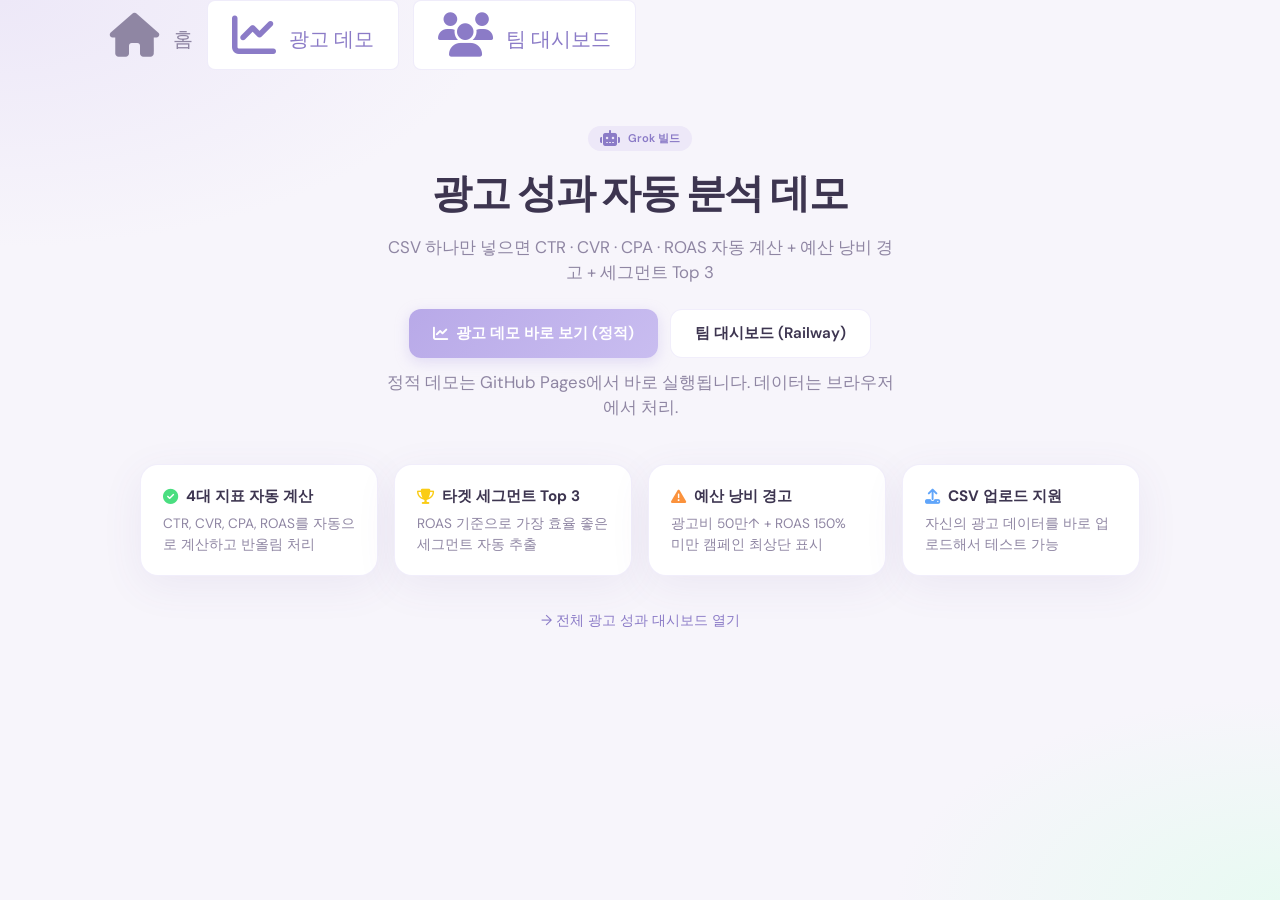
<file: index.html>
<!DOCTYPE html>
<html lang="ko">
<head>
  <meta charset="UTF-8">
  <meta name="viewport" content="width=device-width, initial-scale=1.0">
  <title>my-grok-app | 광고 성과 자동 분석 데모</title>
  <link rel="preconnect" href="https://fonts.googleapis.com">
  <link rel="preconnect" href="https://fonts.gstatic.com" crossorigin>
  <link href="https://fonts.googleapis.com/css2?family=DM+Sans:ital,opsz,wght@0,9..40,400;0,9..40,500;0,9..40,600;1,9..40,400&display=swap" rel="stylesheet">
  <link rel="stylesheet" href="https://cdnjs.cloudflare.com/ajax/libs/font-awesome/6.5.1/css/all.min.css">
  <link rel="stylesheet" href="nav.css">
  <link rel="stylesheet" href="ads.css">
  <style>
    /* Landing-specific tweaks to match dashboard aesthetic perfectly */
    .landing-hero {
      text-align: center;
      padding: 40px 20px 20px;
      max-width: 800px;
      margin: 0 auto;
    }
    .landing-hero h1 {
      font-size: 2.5rem;
      font-weight: 700;
      letter-spacing: -0.03em;
      color: var(--text);
      margin-bottom: 12px;
    }
    .landing-hero p {
      font-size: 1.05rem;
      color: var(--text-muted);
      max-width: 520px;
      margin: 0 auto 24px;
      line-height: 1.5;
    }
    .landing-buttons {
      display: flex;
      gap: 12px;
      justify-content: center;
      flex-wrap: wrap;
      margin-bottom: 12px;
    }
    .landing-buttons a {
      display: inline-flex;
      align-items: center;
      gap: 8px;
      padding: 12px 24px;
      border-radius: var(--radius-sm);
      font-weight: 600;
      font-size: 0.95rem;
      text-decoration: none;
      transition: transform 0.2s, box-shadow 0.2s;
    }
    .landing-buttons .primary {
      background: linear-gradient(135deg, var(--accent) 0%, #c9bdf0 100%);
      color: #fff;
      border: none;
      box-shadow: 0 4px 14px rgba(184, 169, 232, 0.35);
    }
    .landing-buttons .primary:hover {
      transform: translateY(-1px);
    }
    .landing-buttons .secondary {
      background: var(--surface);
      color: var(--text);
      border: 1px solid var(--border);
    }
    .landing-buttons .secondary:hover {
      transform: translateY(-1px);
    }
    .landing-note {
      font-size: 0.8rem;
      color: var(--text-muted);
      margin-bottom: 32px;
    }
    .landing-features {
      display: grid;
      grid-template-columns: repeat(auto-fit, minmax(220px, 1fr));
      gap: 16px;
      max-width: 1000px;
      margin: 0 auto;
    }
    .landing-features .kpi-card {
      text-align: left;
    }
    .landing-features .kpi-card h3 {
      font-size: 0.95rem;
      margin-bottom: 6px;
      display: flex;
      align-items: center;
      gap: 8px;
    }
    .landing-features .kpi-card p {
      font-size: 0.85rem;
      color: var(--text-muted);
      margin: 0;
    }
    .landing-footer-link {
      text-align: center;
      margin-top: 32px;
    }
    .landing-footer-link a {
      color: var(--accent-deep);
      font-size: 0.9rem;
      text-decoration: none;
    }

    /* Mobile optimization for landing */
    @media (max-width: 768px) {
      .landing-hero {
        padding: 20px 10px 10px;
      }
      .landing-hero h1 {
        font-size: 1.8rem;
      }
      .landing-hero p {
        font-size: 0.95rem;
      }
      .landing-features {
        grid-template-columns: 1fr;
        gap: 12px;
      }
      .landing-buttons {
        flex-direction: column;
        align-items: center;
      }
      .landing-buttons a {
        width: 100%;
        max-width: 300px;
        justify-content: center;
      }
      .landing-note {
        font-size: 0.75rem;
      }
    }

    @media (max-width: 480px) {
      .landing-hero h1 {
        font-size: 1.5rem;
      }
    }
    .landing-footer-link a:hover {
      text-decoration: underline;
    }
    /* Ensure body/dashboard bg matches ads exactly */
    body {
      background: var(--bg);
      background-image:
        radial-gradient(ellipse 70% 50% at 0% 0%, var(--accent-soft) 0%, transparent 55%),
        radial-gradient(ellipse 60% 45% at 100% 100%, var(--mint-soft) 0%, transparent 50%);
    }
    .dashboard {
      padding-top: 0;
    }
  </style>
</head>
<body>
  <div class="dashboard">
    <!-- Exact same nav as ads.html for perfect consistency -->
    <nav class="top-nav">
      <span class="nav-current"><i class="fas fa-home"></i> 홈</span>
      <a href="ads.html" class="nav-link"><i class="fas fa-chart-line"></i> 광고 데모</a>
      <a href="https://my-grok-app-production.up.railway.app/login.html" class="nav-link"><i class="fas fa-users"></i> 팀 대시보드</a>
    </nav>

    <!-- Hero / Intro matching dashboard polish -->
    <div class="landing-hero">
      <div style="display: inline-flex; align-items: center; gap: 8px; background: var(--accent-soft); padding: 4px 12px; border-radius: 999px; margin-bottom: 12px;">
        <i class="fa-solid fa-robot" style="color: var(--accent-deep);"></i>
        <span style="font-size: 0.7rem; font-weight: 600; color: var(--accent-deep);">Grok 빌드</span>
      </div>

      <h1>광고 성과 자동 분석 데모</h1>
      <p>
        CSV 하나만 넣으면 CTR · CVR · CPA · ROAS 자동 계산 + 예산 낭비 경고 + 세그먼트 Top 3
      </p>

      <div class="landing-buttons">
        <a href="ads.html" class="primary">
          <i class="fa-solid fa-chart-line"></i>
          <span>광고 데모 바로 보기 (정적)</span>
        </a>
        <a href="https://my-grok-app-production.up.railway.app/login.html" class="secondary">
          팀 대시보드 (Railway)
        </a>
      </div>
      <p class="landing-note">
        정적 데모는 GitHub Pages에서 바로 실행됩니다. 데이터는 브라우저에서 처리.
      </p>
    </div>

    <!-- Feature cards using exact .kpi-card styles from ads.css for unification -->
    <div class="landing-features">
      <div class="kpi-card">
        <h3><i class="fa-solid fa-check-circle" style="color: #4ade80;"></i> 4대 지표 자동 계산</h3>
        <p>CTR, CVR, CPA, ROAS를 자동으로 계산하고 반올림 처리</p>
      </div>

      <div class="kpi-card">
        <h3><i class="fa-solid fa-trophy" style="color: #facc15;"></i> 타겟 세그먼트 Top 3</h3>
        <p>ROAS 기준으로 가장 효율 좋은 세그먼트 자동 추출</p>
      </div>

      <div class="kpi-card">
        <h3><i class="fa-solid fa-exclamation-triangle" style="color: #fb923c;"></i> 예산 낭비 경고</h3>
        <p>광고비 50만↑ + ROAS 150% 미만 캠페인 최상단 표시</p>
      </div>

      <div class="kpi-card">
        <h3><i class="fa-solid fa-upload" style="color: #60a5fa;"></i> CSV 업로드 지원</h3>
        <p>자신의 광고 데이터를 바로 업로드해서 테스트 가능</p>
      </div>
    </div>

    <div class="landing-footer-link">
      <a href="ads.html">→ 전체 광고 성과 대시보드 열기</a>
    </div>
  </div>
</body>
</html>
</file>
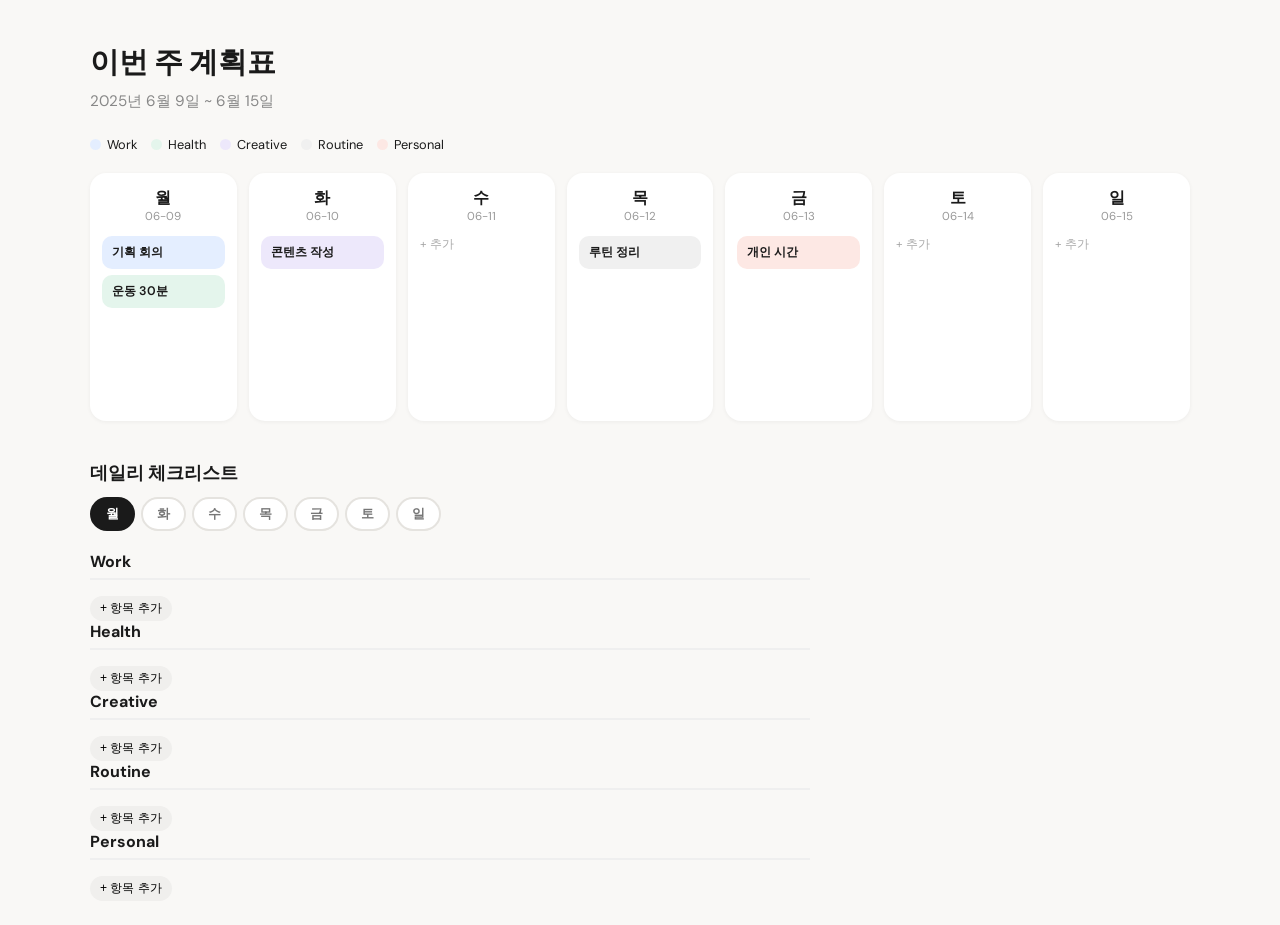
<file: planner.html>
<!DOCTYPE html>
<html lang="ko">
<head>
  <meta charset="UTF-8">
  <meta name="viewport" content="width=device-width, initial-scale=1.0">
  <title>주간 계획표</title>
  <link rel="preconnect" href="https://fonts.googleapis.com">
  <link rel="preconnect" href="https://fonts.gstatic.com" crossorigin>
  <link href="https://fonts.googleapis.com/css2?family=DM+Sans:ital,opsz,wght@0,9..40,400;0,9..40,500;0,9..40,600;1,9..40,400&display=swap" rel="stylesheet">
  <style>
    :root {
      --bg: #f9f8f6;
      --surface: #fff;
      --text: #1a1a1a;
      --muted: #666;
    }
    body {
      font-family: 'DM Sans', system-ui, sans-serif;
      background: var(--bg);
      padding: 24px 16px;
      color: var(--text);
      margin: 0;
    }
    .container {
      max-width: 1100px;
      margin: 0 auto;
    }
    h1 {
      font-size: 1.8rem;
      margin-bottom: 8px;
    }
    .week {
      color: #888;
      margin-bottom: 24px;
      font-size: 0.95rem;
    }
    .grid {
      display: grid;
      grid-template-columns: repeat(7, 1fr);
      gap: 12px;
      margin-bottom: 40px;
    }
    .day {
      background: var(--surface);
      border-radius: 16px;
      padding: 14px 12px;
      min-height: 220px;
      box-shadow: 0 1px 4px rgba(0,0,0,0.05);
      cursor: pointer;
    }
    .day:hover {
      box-shadow: 0 4px 12px rgba(0,0,0,0.08);
    }
    .day-header {
      text-align: center;
      margin-bottom: 12px;
    }
    .day-name {
      font-weight: 700;
      font-size: 1rem;
    }
    .day-date {
      font-size: 0.72rem;
      color: #999;
    }
    .task {
      border-radius: 10px;
      padding: 8px 10px;
      margin-bottom: 6px;
      font-size: 0.78rem;
      line-height: 1.35;
    }
    .task-title {
      font-weight: 600;
    }
    .task-sub {
      font-size: 0.7rem;
      color: #777;
    }

    /* Categories */
    .c-work { background: #e4eeff; color: #2258cc; }
    .c-health { background: #e4f5ec; color: #1d7a47; }
    .c-creative { background: #ede8fb; color: #6c3bb8; }
    .c-routine { background: #f0f0f0; color: #555; }
    .c-personal { background: #fde8e4; color: #c0392b; }

    .legend {
      display: flex;
      flex-wrap: wrap;
      gap: 14px;
      margin-bottom: 20px;
      font-size: 0.8rem;
    }
    .legend-item {
      display: flex;
      align-items: center;
      gap: 6px;
    }
    .legend-dot {
      width: 11px;
      height: 11px;
      border-radius: 50%;
    }

    /* Checklist */
    .checklist-wrap {
      max-width: 720px;
    }
    .day-selector {
      display: flex;
      gap: 6px;
      flex-wrap: wrap;
      margin-bottom: 20px;
    }
    .day-pill {
      padding: 6px 14px;
      border-radius: 999px;
      border: 2px solid #e5e3df;
      background: #fff;
      font-size: 0.8rem;
      font-weight: 600;
      color: #777;
      cursor: pointer;
    }
    .day-pill.selected {
      border-color: #1a1a1a;
      background: #1a1a1a;
      color: #fff;
    }
    .checklist-section {
      display: none;
    }
    .checklist-section.visible {
      display: block;
    }
    .section-title {
      font-size: 1rem;
      font-weight: 700;
      margin-bottom: 10px;
      padding-bottom: 6px;
      border-bottom: 2px solid #efefef;
    }
    .check-item {
      display: flex;
      align-items: flex-start;
      gap: 10px;
      padding: 10px 12px;
      background: #fff;
      border-radius: 12px;
      margin-bottom: 6px;
      box-shadow: 0 1px 3px rgba(0,0,0,0.05);
      cursor: pointer;
    }
    .check-item.done {
      opacity: 0.5;
    }
    .check-item.done .ci-title {
      text-decoration: line-through;
      color: #aaa;
    }
    .ci-box {
      width: 18px;
      height: 18px;
      border-radius: 5px;
      border: 2px solid #ccc;
      flex-shrink: 0;
      margin-top: 2px;
      display: flex;
      align-items: center;
      justify-content: center;
      font-size: 12px;
    }
    .check-item.done .ci-box {
      background: #4caf82;
      border-color: #4caf82;
      color: white;
    }
    .ci-title {
      font-size: 0.85rem;
      font-weight: 600;
      flex: 1;
    }
    .ci-tag {
      font-size: 0.65rem;
      font-weight: 700;
      padding: 1px 7px;
      border-radius: 999px;
      white-space: nowrap;
    }
    .tag-work { background: #e4eeff; color: #2258cc; }
    .tag-health { background: #e4f5ec; color: #1d7a47; }
    .tag-creative { background: #ede8fb; color: #6c3bb8; }
    .tag-routine { background: #f0f0f0; color: #555; }
    .tag-personal { background: #fde8e4; color: #c0392b; }

    .add-task-btn {
      font-size: 0.75rem;
      padding: 4px 10px;
      background: #f0efed;
      border: none;
      border-radius: 999px;
      margin-top: 6px;
      cursor: pointer;
    }
  </style>
</head>
<body>
  <div class="container">
    <h1>이번 주 계획표</h1>
    <div class="week">2025년 6월 9일 ~ 6월 15일</div>

    <div class="legend">
      <div class="legend-item"><span class="legend-dot" style="background:#e4eeff"></span> Work</div>
      <div class="legend-item"><span class="legend-dot" style="background:#e4f5ec"></span> Health</div>
      <div class="legend-item"><span class="legend-dot" style="background:#ede8fb"></span> Creative</div>
      <div class="legend-item"><span class="legend-dot" style="background:#f0f0f0"></span> Routine</div>
      <div class="legend-item"><span class="legend-dot" style="background:#fde8e4"></span> Personal</div>
    </div>

    <div class="grid" id="week-grid"></div>

    <div class="checklist-wrap">
      <h2 style="margin-bottom:12px; font-size:1.1rem;">데일리 체크리스트</h2>
      <div class="day-selector" id="day-selector"></div>

      <div id="checklist-content"></div>
    </div>
  </div>

  <script>
    // Sample data + localStorage
    let weekData = JSON.parse(localStorage.getItem('weekData')) || {
      "2025-06-09": [{title: "기획 회의", category: "work"}, {title: "운동 30분", category: "health"}],
      "2025-06-10": [{title: "콘텐츠 작성", category: "creative"}],
      "2025-06-11": [],
      "2025-06-12": [{title: "루틴 정리", category: "routine"}],
      "2025-06-13": [{title: "개인 시간", category: "personal"}],
      "2025-06-14": [],
      "2025-06-15": []
    };

    let checklistData = JSON.parse(localStorage.getItem('checklistData')) || {};

    const categories = ["work", "health", "creative", "routine", "personal"];
    const categoryLabels = {
      work: "Work",
      health: "Health",
      creative: "Creative",
      routine: "Routine",
      personal: "Personal"
    };
    const categoryColors = {
      work: "#e4eeff",
      health: "#e4f5ec",
      creative: "#ede8fb",
      routine: "#f0f0f0",
      personal: "#fde8e4"
    };

    const days = ["월", "화", "수", "목", "금", "토", "일"];
    const dates = ["2025-06-09", "2025-06-10", "2025-06-11", "2025-06-12", "2025-06-13", "2025-06-14", "2025-06-15"];

    function saveData() {
      localStorage.setItem('weekData', JSON.stringify(weekData));
      localStorage.setItem('checklistData', JSON.stringify(checklistData));
    }

    function renderGrid() {
      const grid = document.getElementById('week-grid');
      grid.innerHTML = '';

      dates.forEach((date, i) => {
        const col = document.createElement('div');
        col.className = 'day';
        col.onclick = () => addTaskToDay(date);

        const tasks = weekData[date] || [];
        let tasksHTML = tasks.map((t, idx) => `
          <div class="task" style="background:${categoryColors[t.category]}">
            <div class="task-title">${t.title}</div>
          </div>
        `).join('');

        col.innerHTML = `
          <div class="day-header">
            <div class="day-name">${days[i]}</div>
            <div class="day-date">${date.slice(5)}</div>
          </div>
          ${tasksHTML || '<div style="color:#aaa; font-size:0.75rem; margin-top:8px;">+ 추가</div>'}
        `;
        grid.appendChild(col);
      });
    }

    function addTaskToDay(date) {
      const title = prompt('할 일을 입력하세요');
      if (!title) return;

      const cat = prompt('카테고리 (work/health/creative/routine/personal)') || 'routine';
      if (!weekData[date]) weekData[date] = [];
      weekData[date].push({ title, category: cat });
      saveData();
      renderGrid();
    }

    function renderChecklist(selectedDate = dates[0]) {
      const selector = document.getElementById('day-selector');
      selector.innerHTML = '';

      dates.forEach((date, i) => {
        const pill = document.createElement('div');
        pill.className = 'day-pill' + (date === selectedDate ? ' selected' : '');
        pill.textContent = days[i];
        pill.onclick = () => renderChecklist(date);
        selector.appendChild(pill);
      });

      const content = document.getElementById('checklist-content');
      content.innerHTML = '';

      if (!checklistData[selectedDate]) {
        checklistData[selectedDate] = {
          work: [], health: [], creative: [], routine: [], personal: []
        };
      }

      categories.forEach(cat => {
        const section = document.createElement('div');
        section.className = 'checklist-section visible';

        const items = checklistData[selectedDate][cat] || [];

        let itemsHTML = items.map((item, idx) => `
          <div class="check-item ${item.done ? 'done' : ''}" onclick="toggleCheck('${selectedDate}', '${cat}', ${idx})">
            <div class="ci-box">${item.done ? '✓' : ''}</div>
            <div class="ci-text">
              <div class="ci-title">${item.text}</div>
            </div>
            <div class="ci-tag tag-${cat}">${categoryLabels[cat]}</div>
          </div>
        `).join('');

        section.innerHTML = `
          <div class="section-title">${categoryLabels[cat]}</div>
          ${itemsHTML}
          <button class="add-task-btn" onclick="addCheckItem('${selectedDate}', '${cat}')">+ 항목 추가</button>
        `;
        content.appendChild(section);
      });
    }

    function toggleCheck(date, cat, idx) {
      checklistData[date][cat][idx].done = !checklistData[date][cat][idx].done;
      saveData();
      renderChecklist(date);
    }

    function addCheckItem(date, cat) {
      const text = prompt('체크리스트 항목 입력');
      if (!text) return;
      if (!checklistData[date][cat]) checklistData[date][cat] = [];
      checklistData[date][cat].push({ text, done: false });
      saveData();
      renderChecklist(date);
    }

    // Init
    function initPlanner() {
      renderGrid();
      renderChecklist(dates[0]);
    }

    initPlanner();
  </script>
</body>
</html>
</file>
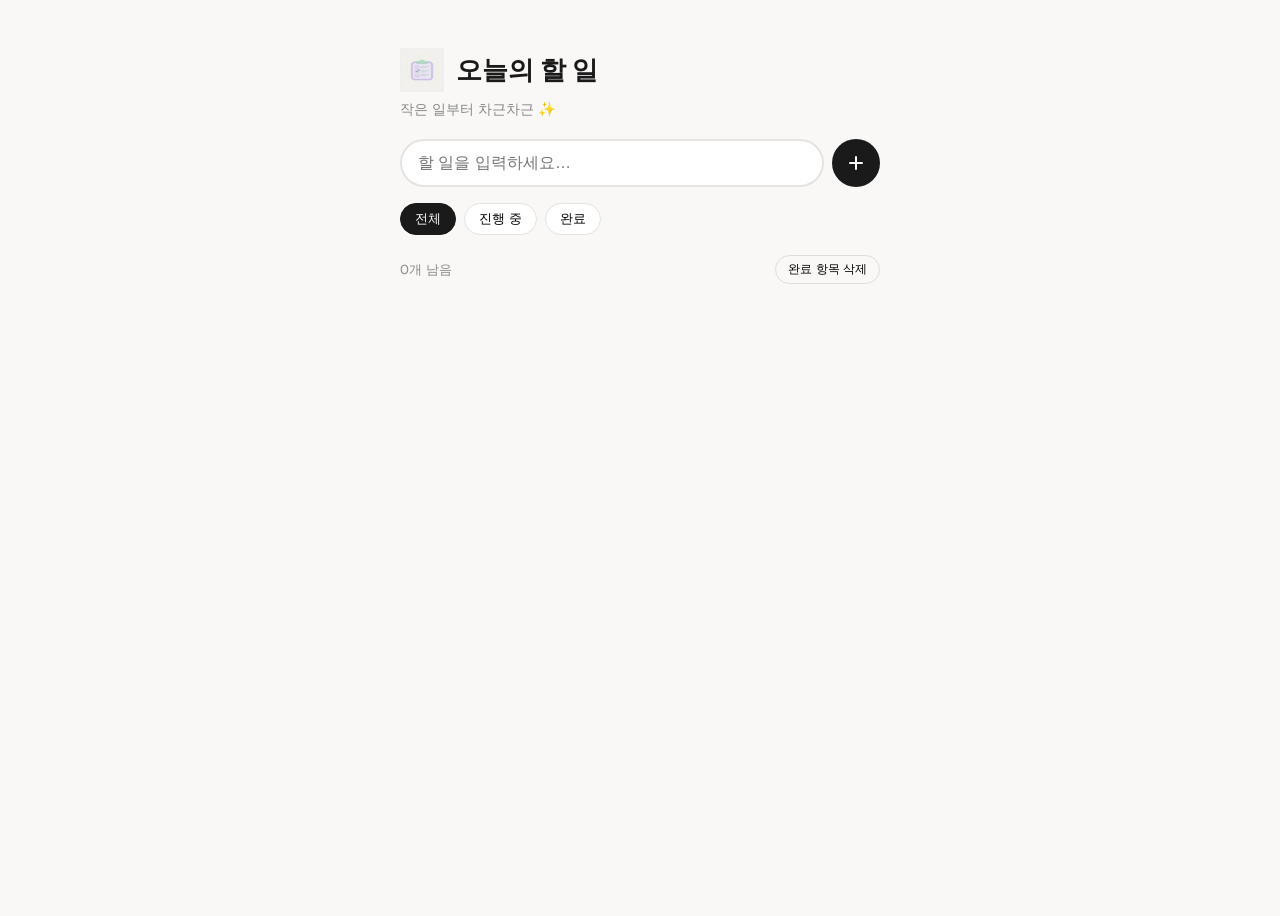
<file: todo.html>
<!DOCTYPE html>
<html lang="ko">
<head>
  <meta charset="UTF-8">
  <meta name="viewport" content="width=device-width, initial-scale=1.0">
  <title>투두리스트</title>
  <link rel="preconnect" href="https://fonts.googleapis.com">
  <link rel="preconnect" href="https://fonts.gstatic.com" crossorigin>
  <link href="https://fonts.googleapis.com/css2?family=DM+Sans:ital,opsz,wght@0,9..40,400;0,9..40,500;0,9..40,600;1,9..40,400&display=swap" rel="stylesheet">
  <style>
    *, *::before, *::after { box-sizing: border-box; }
    body {
      font-family: 'DM Sans', system-ui, sans-serif;
      background: #f9f8f6;
      padding: 40px 20px;
      color: #1a1a1a;
      min-height: 100dvh;
    }
    .page-wrap {
      width: 100%;
      max-width: 480px;
      margin: 0 auto;
    }
    .header {
      display: flex;
      align-items: center;
      gap: 12px;
      margin-bottom: 8px;
    }
    .header-icon {
      width: 44px;
      height: 44px;
    }
    .header h1 {
      font-size: 1.6rem;
      font-weight: 700;
      margin: 0;
    }
    .header-subtitle {
      color: #888;
      font-size: 0.9rem;
      margin: 4px 0 20px;
    }
    .input-form {
      display: flex;
      gap: 8px;
      margin-bottom: 16px;
    }
    .todo-input {
      flex: 1;
      padding: 12px 16px;
      border: 2px solid #e5e3df;
      border-radius: 999px;
      font-size: 1rem;
      outline: none;
    }
    .add-btn {
      width: 48px;
      height: 48px;
      border-radius: 999px;
      background: #1a1a1a;
      color: white;
      border: none;
      display: flex;
      align-items: center;
      justify-content: center;
      cursor: pointer;
    }
    .filters {
      display: flex;
      gap: 8px;
      margin-bottom: 12px;
    }
    .filter-btn {
      padding: 6px 14px;
      border-radius: 999px;
      border: 1px solid #e5e3df;
      background: #fff;
      font-size: 0.82rem;
      cursor: pointer;
    }
    .filter-btn.active {
      background: #1a1a1a;
      color: white;
      border-color: #1a1a1a;
    }
    .todo-list {
      list-style: none;
      padding: 0;
      margin: 0 0 20px;
    }
    .todo-item {
      display: flex;
      align-items: center;
      gap: 12px;
      background: #fff;
      padding: 12px 16px;
      border-radius: 14px;
      margin-bottom: 8px;
      box-shadow: 0 1px 4px rgba(0,0,0,0.05);
    }
    .todo-item.done .title {
      text-decoration: line-through;
      color: #aaa;
    }
    .checkbox {
      width: 20px;
      height: 20px;
      border: 2px solid #ccc;
      border-radius: 6px;
      display: flex;
      align-items: center;
      justify-content: center;
      cursor: pointer;
      font-size: 13px;
      flex-shrink: 0;
    }
    .checkbox.checked {
      background: #6366f1;
      border-color: #6366f1;
      color: white;
    }
    .title {
      flex: 1;
      font-size: 0.95rem;
    }
    .footer {
      display: flex;
      justify-content: space-between;
      align-items: center;
      font-size: 0.82rem;
      color: #888;
    }
    .clear-btn {
      background: none;
      border: 1px solid #ddd;
      padding: 5px 12px;
      border-radius: 999px;
      font-size: 0.75rem;
      cursor: pointer;
    }
  </style>
</head>
<body>
  <div class="page-wrap">
    <div class="header">
      <img src="todo-icon.png" alt="" class="header-icon" width="44" height="44">
      <h1>오늘의 할 일</h1>
    </div>
    <p class="header-subtitle">작은 일부터 차근차근 ✨</p>

    <form class="input-form" id="todo-form" onsubmit="return false;">
      <input type="text" id="todo-input" class="todo-input" placeholder="할 일을 입력하세요…" maxlength="120">
      <button type="submit" class="add-btn" aria-label="추가">
        <svg width="20" height="20" viewBox="0 0 20 20" fill="none" aria-hidden="true">
          <path d="M10 4v12M4 10h12" stroke="currentColor" stroke-width="2" stroke-linecap="round"/>
        </svg>
      </button>
    </form>

    <div class="filters">
      <button class="filter-btn active" data-filter="all">전체</button>
      <button class="filter-btn" data-filter="active">진행 중</button>
      <button class="filter-btn" data-filter="completed">완료</button>
    </div>

    <ul class="todo-list" id="todo-list"></ul>

    <div class="footer">
      <span class="count" id="count"></span>
      <button class="clear-btn" id="clear-completed">완료 항목 삭제</button>
    </div>
  </div>

  <script>
    let todos = JSON.parse(localStorage.getItem('todos') || '[]');
    let currentFilter = 'all';

    function save() {
      localStorage.setItem('todos', JSON.stringify(todos));
    }

    function render() {
      const list = document.getElementById('todo-list');
      list.innerHTML = '';

      let filtered = todos;
      if (currentFilter === 'active') filtered = todos.filter(t => !t.done);
      if (currentFilter === 'completed') filtered = todos.filter(t => t.done);

      filtered.forEach((todo, i) => {
        const li = document.createElement('li');
        li.className = 'todo-item' + (todo.done ? ' done' : '');
        li.innerHTML = `
          <div class="checkbox ${todo.done ? 'checked' : ''}" onclick="toggle(${i})">${todo.done ? '✓' : ''}</div>
          <span class="title">${todo.text}</span>
          <button class="delete" onclick="remove(${i})">×</button>
        `;
        list.appendChild(li);
      });

      document.getElementById('count').textContent = `${todos.filter(t => !t.done).length}개 남음`;
    }

    function add() {
      const input = document.getElementById('todo-input');
      const val = input.value.trim();
      if (!val) return;
      todos.push({ text: val, done: false });
      save();
      input.value = '';
      render();
    }

    function toggle(i) {
      todos[i].done = !todos[i].done;
      save();
      render();
    }

    function remove(i) {
      todos.splice(i, 1);
      save();
      render();
    }

    function clearCompleted() {
      todos = todos.filter(t => !t.done);
      save();
      render();
    }

    // filters
    document.querySelectorAll('.filter-btn').forEach(btn => {
      btn.addEventListener('click', () => {
        document.querySelectorAll('.filter-btn').forEach(b => b.classList.remove('active'));
        btn.classList.add('active');
        currentFilter = btn.dataset.filter;
        render();
      });
    });

    document.getElementById('todo-form').addEventListener('submit', e => {
      e.preventDefault();
      add();
    });

    document.getElementById('clear-completed').addEventListener('click', clearCompleted);

    // init
    render();
  </script>
</body>
</html>
</file>
<file: nav.css>
.top-nav {
  display: flex;
  align-items: center;
  gap: 14px;
  margin-bottom: 16px;
  font-size: 1.25rem;
  flex-wrap: wrap;
}

@media (max-width: 480px) {
  .top-nav {
    gap: 10px;
    font-size: 1.15rem;
  }

  .nav-link {
    padding: 10px 18px;
  }
}

.nav-link {
  color: #8b7bc7;
  text-decoration: none;
  padding: 12px 24px;
  border-radius: 8px;
  background: #ffffff;
  border: 1px solid rgba(184, 169, 232, 0.22);
  transition: background 0.2s;
  white-space: nowrap;
}

.nav-link:hover {
  background: #ede8f8;
}

.nav-current {
  color: #8f86a3;
  white-space: nowrap;
}

/* Larger icons in top nav */
.top-nav i {
  font-size: 2.2em;
  margin-right: 8px;
  vertical-align: -5px;
}
</file>
<file: ads.css>
*,
*::before,
*::after {
  box-sizing: border-box;
  margin: 0;
  padding: 0;
}

:root {
  --bg: #f7f5fb;
  --surface: #ffffff;
  --text: #3d3550;
  --text-muted: #8f86a3;
  --accent: #b8a9e8;
  --accent-deep: #8b7bc7;
  --accent-soft: #ede8f8;
  --mint: #7fd4b0;
  --mint-soft: #e8faf2;
  --rose: #e8a0b4;
  --rose-soft: #fdf0f4;
  --peach: #ffc9a8;
  --warn: #e07a5f;
  --warn-soft: #fff0eb;
  --border: rgba(184, 169, 232, 0.2);
  --shadow: 0 10px 40px rgba(100, 80, 150, 0.08);
  --radius: 18px;
  --radius-sm: 12px;
}

body {
  font-family: "DM Sans", system-ui, sans-serif;
  background: var(--bg);
  background-image:
    radial-gradient(ellipse 70% 50% at 0% 0%, var(--accent-soft) 0%, transparent 55%),
    radial-gradient(ellipse 60% 45% at 100% 100%, var(--mint-soft) 0%, transparent 50%);
  color: var(--text);
  min-height: 100dvh;
  line-height: 1.5;
}

.dashboard {
  max-width: 1100px;
  margin: 0 auto;
  padding: 24px 20px 48px;
}

.dash-header {
  display: flex;
  align-items: flex-start;
  justify-content: space-between;
  gap: 20px;
  margin-bottom: 28px;
  flex-wrap: wrap;
}

.eyebrow {
  font-size: 0.75rem;
  font-weight: 600;
  letter-spacing: 0.08em;
  text-transform: uppercase;
  color: var(--accent-deep);
  margin-bottom: 6px;
}

.dash-header h1 {
  font-size: 2rem;
  font-weight: 700;
  letter-spacing: -0.03em;
}

.subtitle {
  margin-top: 6px;
  color: var(--text-muted);
  font-size: 0.95rem;
}

.mode-badge {
  display: inline-block;
  margin-top: 10px;
  font-size: 0.75rem;
  font-weight: 600;
  padding: 4px 12px;
  border-radius: 20px;
  background: var(--accent-soft);
  color: var(--accent-deep);
}

.mode-badge.live {
  background: var(--mint-soft);
  color: #2d8f6a;
}

.platform-filters {
  display: flex;
  gap: 8px;
  flex-wrap: wrap;
  margin-bottom: 18px;
}

.platform-btn {
  padding: 8px 16px;
  border: 1px solid var(--border);
  border-radius: 20px;
  background: var(--surface);
  font-family: inherit;
  font-size: 0.82rem;
  font-weight: 500;
  color: var(--text-muted);
  cursor: pointer;
  transition: all 0.2s;
}

.platform-btn:hover {
  border-color: var(--accent);
  color: var(--text);
}

.platform-btn.active {
  background: linear-gradient(135deg, var(--accent) 0%, #c9bdf0 100%);
  color: #fff;
  border-color: transparent;
}

.platform-tag {
  display: inline-block;
  font-size: 0.7rem;
  font-weight: 600;
  padding: 3px 8px;
  border-radius: 6px;
  white-space: nowrap;
}

.platform-tag.meta { background: #e8f0ff; color: #4267b2; }
.platform-tag.youtube { background: #ffe8e8; color: #cc0000; }
.platform-tag.tiktok { background: #f0f0f0; color: #010101; }

.header-actions {
  display: flex;
  gap: 10px;
  flex-shrink: 0;
}

.upload-btn,
.refresh-btn {
  padding: 10px 18px;
  border-radius: var(--radius-sm);
  font-family: inherit;
  font-size: 0.875rem;
  font-weight: 500;
  cursor: pointer;
  border: 1px solid var(--border);
  transition: transform 0.2s, box-shadow 0.2s;
}

.upload-btn {
  background: linear-gradient(135deg, var(--accent) 0%, #c9bdf0 100%);
  color: #fff;
  border: none;
  box-shadow: 0 4px 14px rgba(184, 169, 232, 0.35);
}

.refresh-btn {
  background: var(--surface);
  color: var(--text);
}

.connect-link {
  text-decoration: none;
  display: inline-flex;
  align-items: center;
}

.upload-btn:hover,
.refresh-btn:hover {
  transform: translateY(-1px);
}

.auto-cutoff-bar {
  display: flex;
  align-items: center;
  gap: 16px;
  background: var(--surface);
  border: 1px solid var(--border);
  border-radius: var(--radius);
  padding: 16px 20px;
  margin-bottom: 16px;
  box-shadow: var(--shadow);
  flex-wrap: wrap;
}

.auto-cutoff-copy strong {
  display: block;
  font-size: 0.92rem;
  margin-bottom: 2px;
}

.auto-cutoff-copy p {
  font-size: 0.8rem;
  color: var(--text-muted);
}

.toggle {
  position: relative;
  display: inline-block;
  width: 48px;
  height: 28px;
  flex-shrink: 0;
}

.toggle input {
  opacity: 0;
  width: 0;
  height: 0;
}

.toggle-slider {
  position: absolute;
  inset: 0;
  background: #d8d2e8;
  border-radius: 28px;
  cursor: pointer;
  transition: background 0.2s;
}

.toggle-slider::before {
  content: "";
  position: absolute;
  width: 22px;
  height: 22px;
  left: 3px;
  bottom: 3px;
  background: #fff;
  border-radius: 50%;
  transition: transform 0.2s;
  box-shadow: 0 2px 6px rgba(0, 0, 0, 0.12);
}

.toggle input:checked + .toggle-slider {
  background: linear-gradient(135deg, var(--accent) 0%, #c9bdf0 100%);
}

.toggle input:checked + .toggle-slider::before {
  transform: translateX(20px);
}

.auto-pause-banner {
  display: flex;
  align-items: flex-start;
  gap: 14px;
  background: linear-gradient(135deg, var(--warn-soft) 0%, #fff8f5 100%);
  border: 1px solid rgba(224, 122, 95, 0.35);
  border-radius: var(--radius);
  padding: 16px 20px;
  margin-bottom: 16px;
}

.auto-pause-icon {
  font-size: 1.3rem;
  flex-shrink: 0;
}

.auto-pause-banner strong {
  display: block;
  font-size: 0.92rem;
  color: var(--warn);
  margin-bottom: 4px;
}

.auto-pause-banner p {
  font-size: 0.82rem;
  color: var(--text-muted);
}

.auto-pause-banner--ok {
  background: linear-gradient(135deg, var(--mint-soft) 0%, #f5fffb 100%);
  border-color: rgba(127, 212, 176, 0.4);
}

.auto-pause-banner--ok strong {
  color: #2d8f6a;
}

.auto-pause-banner--off {
  background: var(--surface);
  border-color: var(--border);
}

.auto-pause-banner--off strong {
  color: var(--text-muted);
}

.status-badge {
  display: inline-block;
  font-size: 0.72rem;
  font-weight: 600;
  padding: 4px 10px;
  border-radius: 20px;
  white-space: nowrap;
}

.status-badge.active {
  background: var(--mint-soft);
  color: #2d8f6a;
}

.status-badge.paused {
  background: var(--warn-soft);
  color: var(--warn);
}

tr.row-paused {
  opacity: 0.72;
  background: rgba(255, 240, 235, 0.5);
}

tr.row-paused td {
  text-decoration: line-through;
  text-decoration-color: rgba(224, 122, 95, 0.4);
}

tr.row-paused td:last-child,
tr.row-paused td:nth-last-child(2) {
  text-decoration: none;
}

.resume-btn {
  padding: 5px 10px;
  border: 1px solid var(--border);
  border-radius: 8px;
  background: var(--surface);
  font-family: inherit;
  font-size: 0.72rem;
  color: var(--accent-deep);
  cursor: pointer;
  white-space: nowrap;
}

.resume-btn:hover {
  background: var(--accent-soft);
}

.kpi-sub {
  font-size: 0.72rem;
  color: var(--text-muted);
  margin-top: 4px;
  font-weight: 400;
}

.summary-banner {
  display: flex;
  align-items: flex-start;
  gap: 14px;
  background: linear-gradient(135deg, var(--accent-soft) 0%, var(--mint-soft) 100%);
  border: 1px solid var(--border);
  border-radius: var(--radius);
  padding: 18px 22px;
  margin-bottom: 24px;
}

.summary-icon {
  font-size: 1.4rem;
  flex-shrink: 0;
}

#summary-text {
  font-size: 0.95rem;
  font-weight: 500;
}

.kpi-grid {
  display: grid;
  grid-template-columns: repeat(auto-fit, minmax(200px, 1fr));
  gap: 14px;
  margin-bottom: 24px;
}

.kpi-card {
  background: var(--surface);
  border: 1px solid var(--border);
  border-radius: var(--radius);
  padding: 20px 22px;
  box-shadow: var(--shadow);
}

.kpi-label {
  font-size: 0.8rem;
  color: var(--text-muted);
  margin-bottom: 6px;
}

.kpi-value {
  font-size: 1.55rem;
  font-weight: 700;
  letter-spacing: -0.02em;
}

.kpi-card.accent .kpi-value { color: var(--accent-deep); }
.kpi-card.mint .kpi-value { color: #3da882; }
.kpi-card.rose .kpi-value { color: #c76b85; }

.panel {
  background: var(--surface);
  border: 1px solid var(--border);
  border-radius: var(--radius);
  padding: 22px 24px;
  margin-bottom: 20px;
  box-shadow: var(--shadow);
}

.warning-panel {
  border-color: rgba(224, 122, 95, 0.3);
  background: linear-gradient(180deg, var(--warn-soft) 0%, var(--surface) 40%);
}

.panel-head {
  display: flex;
  align-items: center;
  justify-content: space-between;
  gap: 12px;
  margin-bottom: 4px;
}

.panel-head h2 {
  font-size: 1.1rem;
  font-weight: 600;
}

.panel-desc {
  font-size: 0.82rem;
  color: var(--text-muted);
  margin-bottom: 16px;
}

.panel-meta {
  font-size: 0.8rem;
  color: var(--text-muted);
}

.badge {
  font-size: 0.72rem;
  font-weight: 600;
  padding: 4px 10px;
  border-radius: 20px;
}

.badge-warn {
  background: var(--warn-soft);
  color: var(--warn);
}

.badge-mint {
  background: var(--mint-soft);
  color: #2d8f6a;
}

.badge-accent {
  background: var(--accent-soft);
  color: var(--accent-deep);
}

.two-col {
  display: grid;
  grid-template-columns: 1fr 1fr;
  gap: 20px;
}

.table-wrap {
  overflow-x: auto;
  -webkit-overflow-scrolling: touch;
  border: 1px solid var(--border);
  border-radius: var(--radius-sm);
}

table {
  width: 100%;
  border-collapse: collapse;
  font-size: 0.85rem;
}

thead th {
  text-align: left;
  padding: 10px 12px;
  background: var(--bg);
  color: var(--text-muted);
  font-weight: 600;
  font-size: 0.75rem;
  white-space: nowrap;
}

tbody td {
  padding: 11px 12px;
  border-top: 1px solid var(--border);
  white-space: nowrap;
}

tbody tr:hover {
  background: rgba(237, 232, 248, 0.35);
}

.rank {
  display: inline-flex;
  align-items: center;
  justify-content: center;
  width: 24px;
  height: 24px;
  border-radius: 6px;
  background: var(--accent-soft);
  font-weight: 700;
  font-size: 0.75rem;
  color: var(--accent-deep);
}

.rank.gold { background: #fff3d4; color: #b8860b; }
.rank.silver { background: #f0f0f5; color: #6b6b80; }
.rank.bronze { background: #fde8dc; color: #c4785a; }

.roas-low {
  color: var(--warn);
  font-weight: 600;
}

.roas-high {
  color: #2d8f6a;
  font-weight: 600;
}

.dash-footer {
  text-align: center;
  margin-top: 12px;
  font-size: 0.78rem;
  color: var(--text-muted);
}

.loading {
  position: fixed;
  inset: 0;
  background: rgba(247, 245, 251, 0.85);
  display: flex;
  flex-direction: column;
  align-items: center;
  justify-content: center;
  gap: 16px;
  z-index: 100;
  transition: opacity 0.3s;
}

.loading.hidden {
  opacity: 0;
  pointer-events: none;
}

.spinner {
  width: 36px;
  height: 36px;
  border: 3px solid var(--accent-soft);
  border-top-color: var(--accent-deep);
  border-radius: 50%;
  animation: spin 0.8s linear infinite;
}

@keyframes spin {
  to { transform: rotate(360deg); }
}

@media (max-width: 768px) {
  .dashboard {
    padding: 16px 12px 32px;
  }

  .dash-header {
    flex-direction: column;
    gap: 12px;
  }

  .dash-header h1 {
    font-size: 1.55rem;
  }

  .subtitle {
    font-size: 0.85rem;
  }

  .header-actions {
    flex-wrap: wrap;
    gap: 8px;
    width: 100%;
  }

  .upload-btn,
  .refresh-btn {
    padding: 8px 14px;
    font-size: 0.8rem;
    flex: 1;
    min-width: 0;
  }

  .connect-link {
    width: 100%;
    text-align: center;
  }

  /* Make CPA/ROAS top3 horizontally scrollable on mobile (prevents layout shift/"moving").
     CPA TOP 3 is shrunk (60%) so ROAS peeks on the right; scroll right to see full.
     Visual scroll hint arrow on the right. */
  .two-col {
    display: flex !important;
    overflow-x: auto;
    gap: 12px;
    -webkit-overflow-scrolling: touch;
    padding-bottom: 8px;
    scroll-behavior: smooth;
    position: relative;
  }

  .two-col > section {
    flex: 0 0 60%;
    min-width: 240px;
  }

  .two-col > section:last-child {
    flex: 0 0 95%;
  }

  .two-col .table-wrap table {
    min-width: 220px;
    font-size: 0.7rem;
  }

  .two-col::after {
    content: "→";
    position: absolute;
    right: 0;
    top: 50%;
    transform: translateY(-50%);
    background: linear-gradient(to left, rgba(255,255,255,0.95), transparent);
    padding: 6px 10px 6px 14px;
    font-size: 1.6rem;
    color: var(--accent-deep);
    pointer-events: none;
    opacity: 0.75;
    border-radius: 0 8px 8px 0;
    font-weight: bold;
  }

  .kpi-grid {
    grid-template-columns: repeat(2, 1fr);
    gap: 10px;
  }

  .kpi-card {
    padding: 14px 16px;
  }

  .kpi-value {
    font-size: 1.25rem;
  }

  .panel {
    padding: 14px 16px;
  }

  .table-wrap {
    overflow-x: auto;
    -webkit-overflow-scrolling: touch;
    border: 1px solid var(--border);
    border-radius: var(--radius-sm);
  }

  table {
    font-size: 0.78rem;
    min-width: 620px;
  }

  .platform-filters {
    gap: 6px;
    overflow-x: auto;
    flex-wrap: nowrap;
    -webkit-overflow-scrolling: touch;
    padding-bottom: 8px;
  }

  .platform-btn {
    padding: 6px 12px;
    font-size: 0.75rem;
    white-space: nowrap;
  }

  .auto-cutoff-bar {
    flex-direction: column;
    align-items: flex-start;
    gap: 10px;
    padding: 14px 16px;
  }
}

@media (max-width: 480px) {
  .kpi-grid {
    grid-template-columns: 1fr;
  }

  .dash-header h1 {
    font-size: 1.35rem;
  }

  table {
    min-width: 540px;
    font-size: 0.72rem;
  }

  .header-actions .upload-btn,
  .header-actions .refresh-btn {
    font-size: 0.7rem;
    padding: 6px 10px;
  }

  .two-col > section {
    flex: 0 0 88%;
    min-width: 240px;
  }
}
</file>
